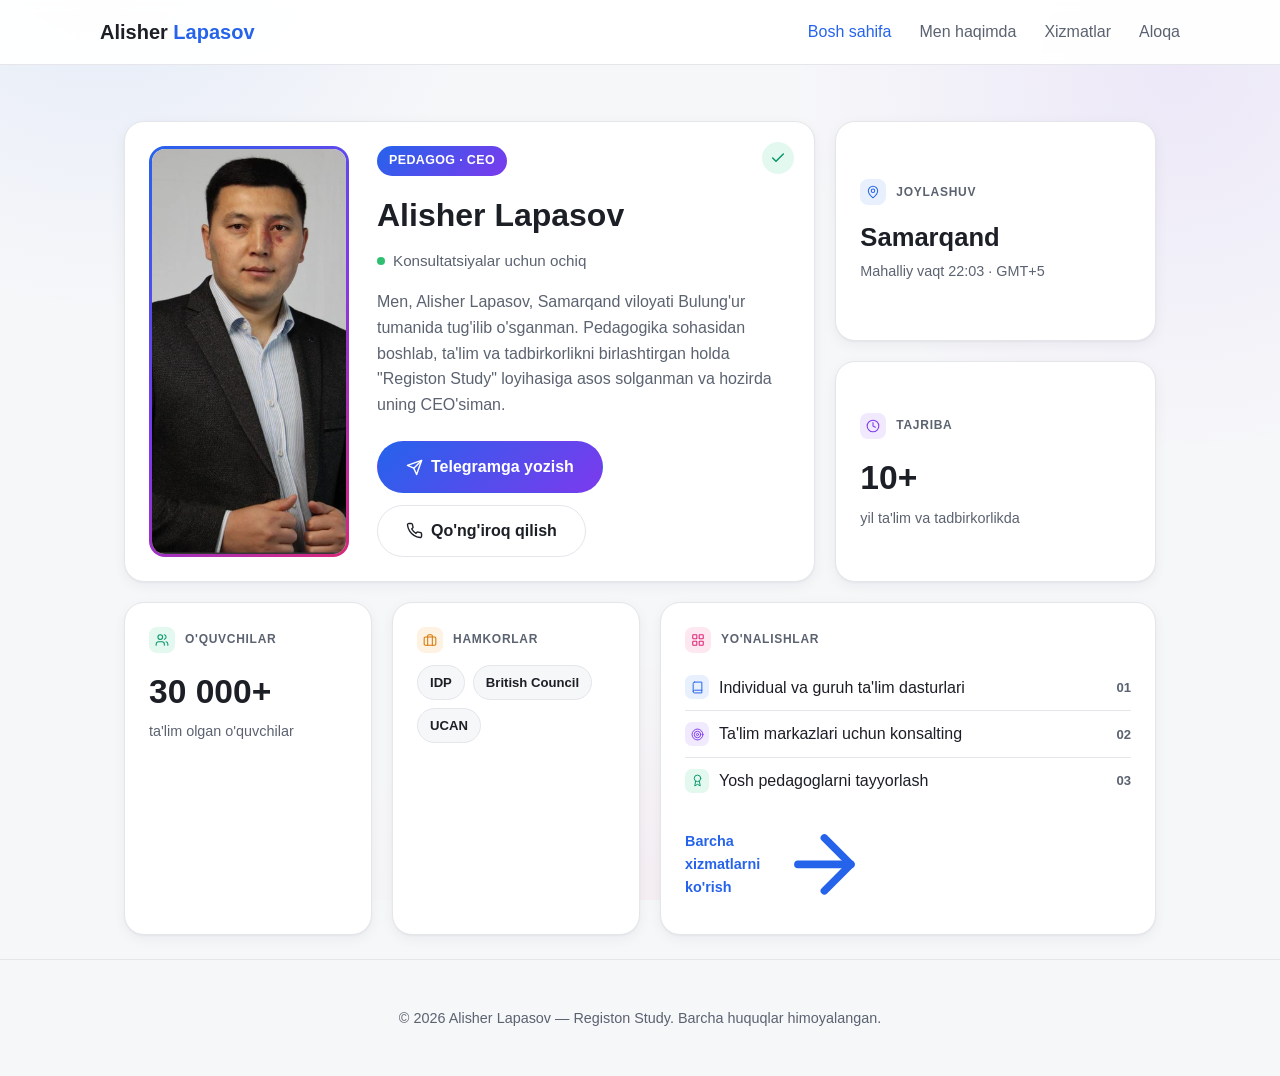
<file: index.html>
<!DOCTYPE html>
<html lang="uz">
<head>
  <meta charset="UTF-8" />
  <meta name="viewport" content="width=device-width, initial-scale=1.0" />
  <title>Alisher Lapasov — Registon Study</title>
  <meta name="description" content="Alisher Lapasov — Pedagogdan chiqqan CEO, Registon Study loyihasi asoschisi." />
  <link rel="stylesheet" href="css/style.css" />
</head>
<body>
  <header class="site-header">
    <nav class="container nav">
      <a class="brand" href="index.html">Alisher <span>Lapasov</span></a>
      <button class="nav-toggle" aria-label="Menyu">
        <svg class="icon" viewBox="0 0 24 24" fill="none" stroke="currentColor" stroke-width="2" stroke-linecap="round"><line x1="3" y1="6" x2="21" y2="6"/><line x1="3" y1="12" x2="21" y2="12"/><line x1="3" y1="18" x2="21" y2="18"/></svg>
      </button>
      <ul class="nav-links">
        <li><a href="index.html" class="active">Bosh sahifa</a></li>
        <li><a href="about.html">Men haqimda</a></li>
        <li><a href="services.html">Xizmatlar</a></li>
        <li><a href="contact.html">Aloqa</a></li>
      </ul>
    </nav>
  </header>

  <main>
    <section class="bento-section">
      <div class="container">
        <div class="bento-top">
          <div class="bento-card profile-card">
            <div class="verified-badge">
              <svg viewBox="0 0 24 24" fill="none" stroke="currentColor" stroke-width="2.2" stroke-linecap="round" stroke-linejoin="round"><polyline points="20 6 9 17 4 12"/></svg>
            </div>
            <div class="profile-photo">
              <img src="images/alisher-lapasov.webp" alt="Alisher Lapasov" />
            </div>
            <div class="profile-body">
              <span class="role-pill">Pedagog &middot; CEO</span>
              <h1>Alisher Lapasov</h1>
              <div class="status-line">
                <span class="status-dot"></span>
                Konsultatsiyalar uchun ochiq
              </div>
              <p class="bio">
                Men, Alisher Lapasov, Samarqand viloyati Bulung'ur tumanida tug'ilib o'sganman.
                Pedagogika sohasidan boshlab, ta'lim va tadbirkorlikni birlashtirgan holda
                "Registon Study" loyihasiga asos solganman va hozirda uning CEO'siman.
              </p>
              <div class="profile-actions">
                <a class="btn btn-primary" href="https://t.me/alisherlapasov" target="_blank" rel="noopener">
                  <svg viewBox="0 0 24 24" fill="none" stroke="currentColor" stroke-width="2" stroke-linecap="round" stroke-linejoin="round"><line x1="22" y1="2" x2="11" y2="13"/><polygon points="22 2 15 22 11 13 2 9 22 2"/></svg>
                  Telegramga yozish
                </a>
                <a class="btn btn-secondary" href="tel:+998770442700">
                  <svg viewBox="0 0 24 24" fill="none" stroke="currentColor" stroke-width="2" stroke-linecap="round" stroke-linejoin="round"><path d="M22 16.92v3a2 2 0 0 1-2.18 2 19.79 19.79 0 0 1-8.63-3.07 19.5 19.5 0 0 1-6-6 19.79 19.79 0 0 1-3.07-8.67A2 2 0 0 1 4.11 2h3a2 2 0 0 1 2 1.72c.127.96.361 1.903.7 2.81a2 2 0 0 1-.45 2.11L8.09 9.91a16 16 0 0 0 6 6l1.27-1.27a2 2 0 0 1 2.11-.45c.907.339 1.85.573 2.81.7A2 2 0 0 1 22 16.92z"/></svg>
                  Qo'ng'iroq qilish
                </a>
              </div>
            </div>
          </div>

          <div class="side-stack">
            <div class="bento-card">
              <div class="eyebrow-label">
                <span class="icon-wrap icon-blue">
                  <svg viewBox="0 0 24 24" fill="none" stroke="currentColor" stroke-width="1.8" stroke-linecap="round" stroke-linejoin="round"><path d="M20 10c0 6-8 12-8 12s-8-6-8-12a8 8 0 0 1 16 0z"/><circle cx="12" cy="10" r="3"/></svg>
                </span>
                Joylashuv
              </div>
              <div class="time-value">Samarqand</div>
              <div class="stat-desc">Mahalliy vaqt <span id="local-time">--:--</span> &middot; GMT+5</div>
            </div>

            <div class="bento-card">
              <div class="eyebrow-label">
                <span class="icon-wrap icon-purple">
                  <svg viewBox="0 0 24 24" fill="none" stroke="currentColor" stroke-width="1.8" stroke-linecap="round" stroke-linejoin="round"><circle cx="12" cy="12" r="10"/><polyline points="12 6 12 12 16 14"/></svg>
                </span>
                Tajriba
              </div>
              <div class="stat-value">10+</div>
              <div class="stat-desc">yil ta'lim va tadbirkorlikda</div>
            </div>
          </div>
        </div>

        <div class="bento-bottom">
          <div class="bento-card">
            <div class="eyebrow-label">
              <span class="icon-wrap icon-green">
                <svg viewBox="0 0 24 24" fill="none" stroke="currentColor" stroke-width="1.8" stroke-linecap="round" stroke-linejoin="round"><path d="M16 21v-2a4 4 0 0 0-4-4H6a4 4 0 0 0-4 4v2"/><circle cx="9" cy="7" r="4"/><path d="M22 21v-2a4 4 0 0 0-3-3.87"/><path d="M16 3.13a4 4 0 0 1 0 7.75"/></svg>
              </span>
              O'quvchilar
            </div>
            <div class="stat-value">30 000+</div>
            <div class="stat-desc">ta'lim olgan o'quvchilar</div>
          </div>

          <div class="bento-card">
            <div class="eyebrow-label">
              <span class="icon-wrap icon-amber">
                <svg viewBox="0 0 24 24" fill="none" stroke="currentColor" stroke-width="1.8" stroke-linecap="round" stroke-linejoin="round"><rect x="2" y="7" width="20" height="14" rx="2"/><path d="M16 21V5a2 2 0 0 0-2-2h-4a2 2 0 0 0-2 2v16"/></svg>
              </span>
              Hamkorlar
            </div>
            <div class="partner-chips">
              <span>IDP</span>
              <span>British Council</span>
              <span>UCAN</span>
            </div>
          </div>

          <div class="bento-card directions-card">
            <div class="eyebrow-label">
              <span class="icon-wrap icon-pink">
                <svg viewBox="0 0 24 24" fill="none" stroke="currentColor" stroke-width="1.8" stroke-linecap="round" stroke-linejoin="round"><rect x="3" y="3" width="7" height="7" rx="1"/><rect x="14" y="3" width="7" height="7" rx="1"/><rect x="3" y="14" width="7" height="7" rx="1"/><rect x="14" y="14" width="7" height="7" rx="1"/></svg>
              </span>
              Yo'nalishlar
            </div>
            <ul class="directions-list">
              <li>
                <span class="dir-text">
                  <span class="dir-icon icon-blue">
                    <svg viewBox="0 0 24 24" fill="none" stroke="currentColor" stroke-width="1.8" stroke-linecap="round" stroke-linejoin="round"><path d="M4 19.5A2.5 2.5 0 0 1 6.5 17H20"/><path d="M6.5 2H20v20H6.5A2.5 2.5 0 0 1 4 19.5v-15A2.5 2.5 0 0 1 6.5 2z"/></svg>
                  </span>
                  Individual va guruh ta'lim dasturlari
                </span>
                <span class="dir-num">01</span>
              </li>
              <li>
                <span class="dir-text">
                  <span class="dir-icon icon-purple">
                    <svg viewBox="0 0 24 24" fill="none" stroke="currentColor" stroke-width="1.8" stroke-linecap="round" stroke-linejoin="round"><circle cx="12" cy="12" r="10"/><circle cx="12" cy="12" r="6"/><circle cx="12" cy="12" r="2"/></svg>
                  </span>
                  Ta'lim markazlari uchun konsalting
                </span>
                <span class="dir-num">02</span>
              </li>
              <li>
                <span class="dir-text">
                  <span class="dir-icon icon-green">
                    <svg viewBox="0 0 24 24" fill="none" stroke="currentColor" stroke-width="1.8" stroke-linecap="round" stroke-linejoin="round"><circle cx="12" cy="8" r="6"/><path d="M15.5 13.5 17 22l-5-3-5 3 1.5-8.5"/></svg>
                  </span>
                  Yosh pedagoglarni tayyorlash
                </span>
                <span class="dir-num">03</span>
              </li>
            </ul>
            <a class="bento-more" href="services.html">
              Barcha xizmatlarni ko'rish
              <svg viewBox="0 0 24 24" fill="none" stroke="currentColor" stroke-width="2" stroke-linecap="round" stroke-linejoin="round"><line x1="5" y1="12" x2="19" y2="12"/><polyline points="12 5 19 12 12 19"/></svg>
            </a>
          </div>
        </div>
      </div>
    </section>
  </main>

  <footer class="site-footer">
    <div class="container">
      <p>&copy; 2026 Alisher Lapasov — Registon Study. Barcha huquqlar himoyalangan.</p>
    </div>
  </footer>

  <script src="js/script.js"></script>
</body>
</html>
</file>
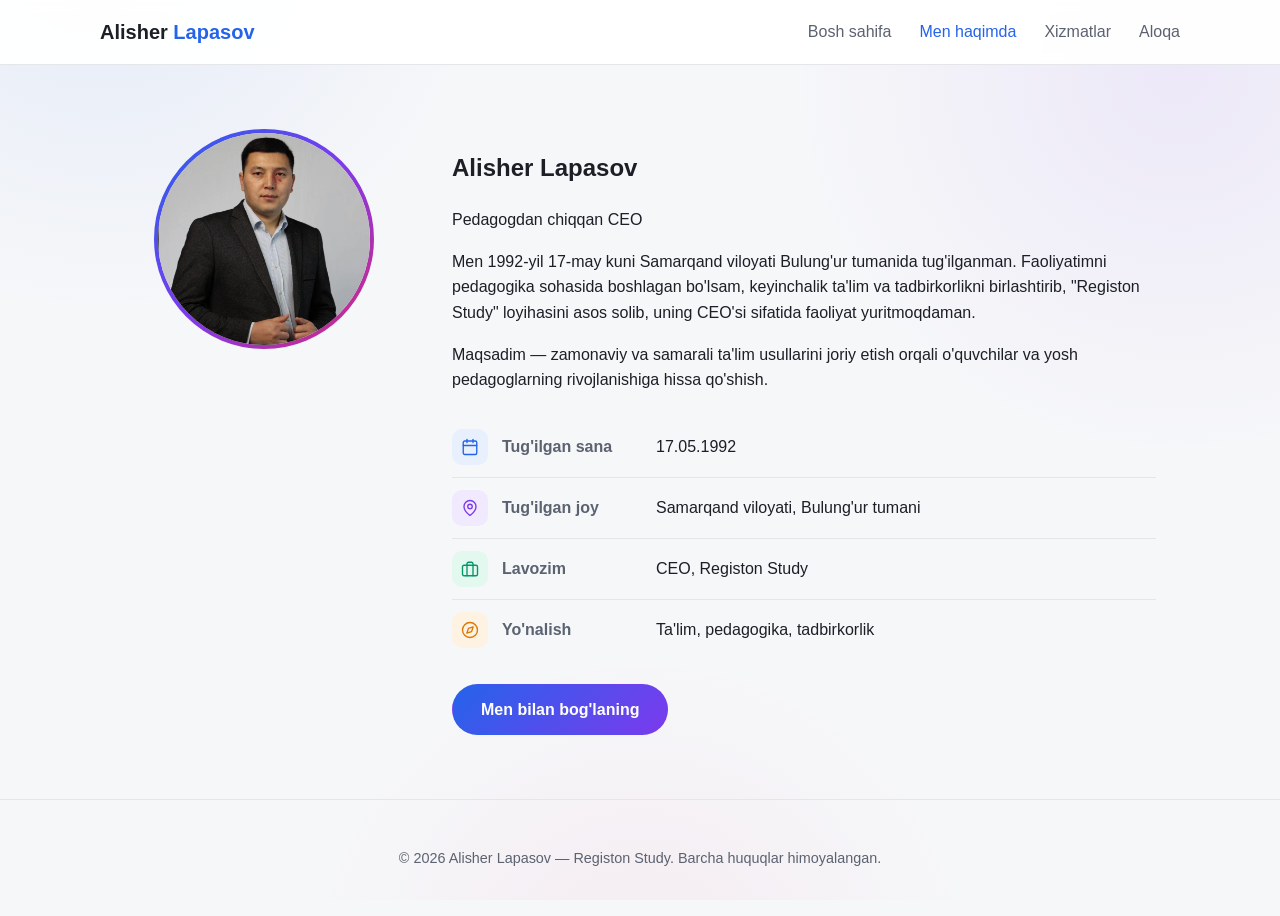
<file: about.html>
<!DOCTYPE html>
<html lang="uz">
<head>
  <meta charset="UTF-8" />
  <meta name="viewport" content="width=device-width, initial-scale=1.0" />
  <title>Men haqimda — Alisher Lapasov</title>
  <link rel="stylesheet" href="css/style.css" />
</head>
<body>
  <header class="site-header">
    <nav class="container nav">
      <a class="brand" href="index.html">Alisher <span>Lapasov</span></a>
      <button class="nav-toggle" aria-label="Menyu">
        <svg class="icon" viewBox="0 0 24 24" fill="none" stroke="currentColor" stroke-width="2" stroke-linecap="round"><line x1="3" y1="6" x2="21" y2="6"/><line x1="3" y1="12" x2="21" y2="12"/><line x1="3" y1="18" x2="21" y2="18"/></svg>
      </button>
      <ul class="nav-links">
        <li><a href="index.html">Bosh sahifa</a></li>
        <li><a href="about.html" class="active">Men haqimda</a></li>
        <li><a href="services.html">Xizmatlar</a></li>
        <li><a href="contact.html">Aloqa</a></li>
      </ul>
    </nav>
  </header>

  <main>
    <section>
      <div class="container about-grid">
        <div>
          <div class="avatar-circle">
            <img src="images/alisher-lapasov.webp" alt="Alisher Lapasov" />
          </div>
        </div>
        <div>
          <h1>Alisher Lapasov</h1>
          <p class="subtitle" style="margin-top:0;">Pedagogdan chiqqan CEO</p>
          <p>
            Men 1992-yil 17-may kuni Samarqand viloyati Bulung'ur tumanida tug'ilganman.
            Faoliyatimni pedagogika sohasida boshlagan bo'lsam, keyinchalik ta'lim va
            tadbirkorlikni birlashtirib, "Registon Study" loyihasini asos solib, uning
            CEO'si sifatida faoliyat yuritmoqdaman.
          </p>
          <p>
            Maqsadim — zamonaviy va samarali ta'lim usullarini joriy etish orqali
            o'quvchilar va yosh pedagoglarning rivojlanishiga hissa qo'shish.
          </p>

          <ul class="fact-list">
            <li>
              <span class="fact-icon-wrap icon-blue">
                <svg viewBox="0 0 24 24" fill="none" stroke="currentColor" stroke-width="1.8" stroke-linecap="round" stroke-linejoin="round"><rect x="3" y="4" width="18" height="18" rx="2"/><line x1="16" y1="2" x2="16" y2="6"/><line x1="8" y1="2" x2="8" y2="6"/><line x1="3" y1="10" x2="21" y2="10"/></svg>
              </span>
              <span class="fact-label">Tug'ilgan sana</span><span>17.05.1992</span>
            </li>
            <li>
              <span class="fact-icon-wrap icon-purple">
                <svg viewBox="0 0 24 24" fill="none" stroke="currentColor" stroke-width="1.8" stroke-linecap="round" stroke-linejoin="round"><path d="M20 10c0 6-8 12-8 12s-8-6-8-12a8 8 0 0 1 16 0z"/><circle cx="12" cy="10" r="3"/></svg>
              </span>
              <span class="fact-label">Tug'ilgan joy</span><span>Samarqand viloyati, Bulung'ur tumani</span>
            </li>
            <li>
              <span class="fact-icon-wrap icon-green">
                <svg viewBox="0 0 24 24" fill="none" stroke="currentColor" stroke-width="1.8" stroke-linecap="round" stroke-linejoin="round"><rect x="2" y="7" width="20" height="14" rx="2"/><path d="M16 21V5a2 2 0 0 0-2-2h-4a2 2 0 0 0-2 2v16"/></svg>
              </span>
              <span class="fact-label">Lavozim</span><span>CEO, Registon Study</span>
            </li>
            <li>
              <span class="fact-icon-wrap icon-amber">
                <svg viewBox="0 0 24 24" fill="none" stroke="currentColor" stroke-width="1.8" stroke-linecap="round" stroke-linejoin="round"><circle cx="12" cy="12" r="10"/><polygon points="16.24 7.76 14.12 14.12 7.76 16.24 9.88 9.88 16.24 7.76"/></svg>
              </span>
              <span class="fact-label">Yo'nalish</span><span>Ta'lim, pedagogika, tadbirkorlik</span>
            </li>
          </ul>

          <a class="btn btn-primary" href="contact.html">Men bilan bog'laning</a>
        </div>
      </div>
    </section>
  </main>

  <footer class="site-footer">
    <div class="container">
      <p>&copy; 2026 Alisher Lapasov — Registon Study. Barcha huquqlar himoyalangan.</p>
    </div>
  </footer>

  <script src="js/script.js"></script>
</body>
</html>
</file>
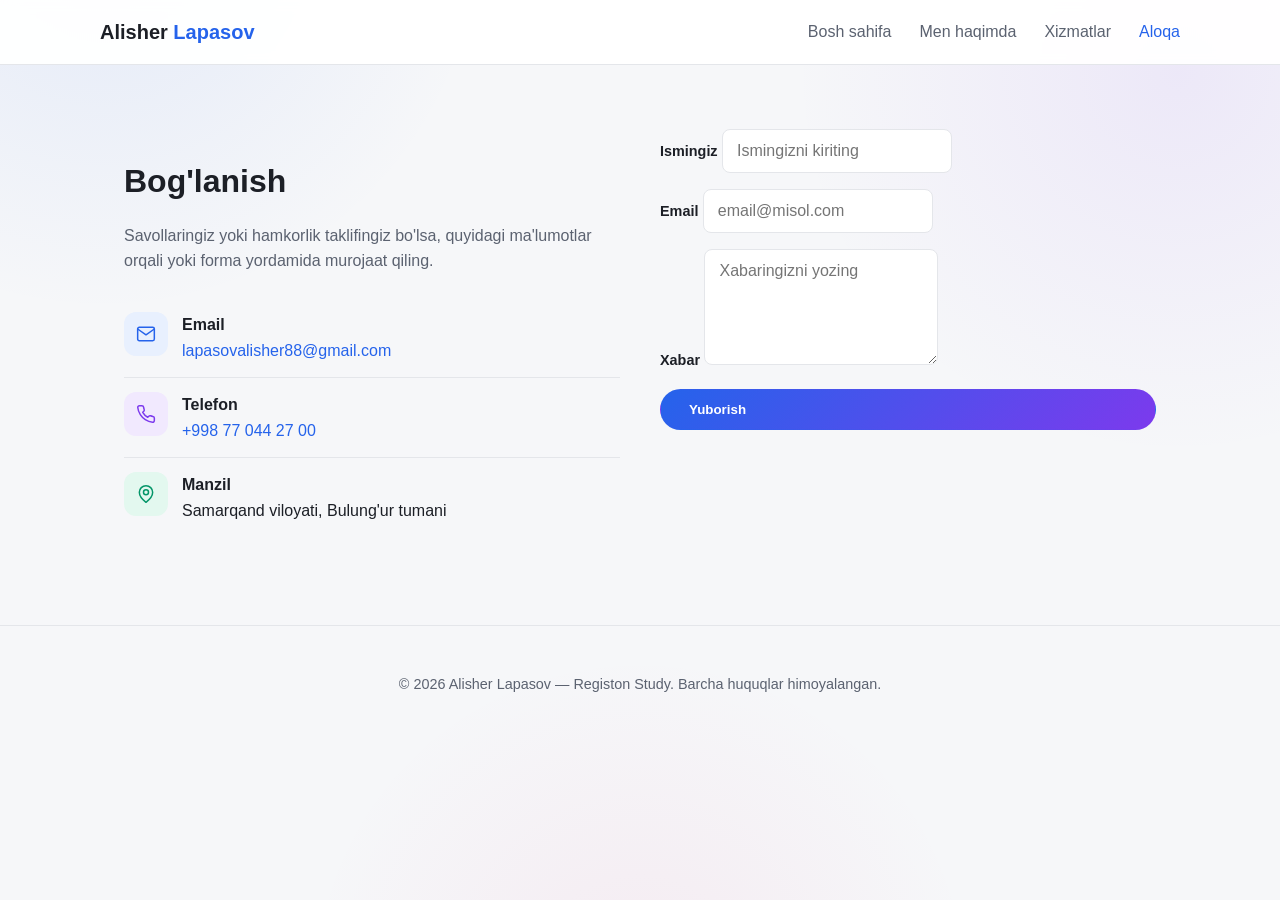
<file: contact.html>
<!DOCTYPE html>
<html lang="uz">
<head>
  <meta charset="UTF-8" />
  <meta name="viewport" content="width=device-width, initial-scale=1.0" />
  <title>Aloqa — Alisher Lapasov</title>
  <link rel="stylesheet" href="css/style.css" />
</head>
<body>
  <header class="site-header">
    <nav class="container nav">
      <a class="brand" href="index.html">Alisher <span>Lapasov</span></a>
      <button class="nav-toggle" aria-label="Menyu">
        <svg class="icon" viewBox="0 0 24 24" fill="none" stroke="currentColor" stroke-width="2" stroke-linecap="round"><line x1="3" y1="6" x2="21" y2="6"/><line x1="3" y1="12" x2="21" y2="12"/><line x1="3" y1="18" x2="21" y2="18"/></svg>
      </button>
      <ul class="nav-links">
        <li><a href="index.html">Bosh sahifa</a></li>
        <li><a href="about.html">Men haqimda</a></li>
        <li><a href="services.html">Xizmatlar</a></li>
        <li><a href="contact.html" class="active">Aloqa</a></li>
      </ul>
    </nav>
  </header>

  <main>
    <section>
      <div class="container contact-grid">
        <div>
          <h1 class="section-title" style="text-align:left;">Bog'lanish</h1>
          <p style="color:var(--text-muted);">
            Savollaringiz yoki hamkorlik taklifingiz bo'lsa, quyidagi ma'lumotlar orqali
            yoki forma yordamida murojaat qiling.
          </p>
          <ul class="contact-info-list">
            <li>
              <span class="contact-icon icon-blue">
                <svg viewBox="0 0 24 24" fill="none" stroke="currentColor" stroke-width="1.8" stroke-linecap="round" stroke-linejoin="round"><rect x="2" y="4" width="20" height="16" rx="2"/><path d="m22 6-10 7L2 6"/></svg>
              </span>
              <div>
                <strong>Email</strong><br />
                <a href="mailto:lapasovalisher88@gmail.com">lapasovalisher88@gmail.com</a>
              </div>
            </li>
            <li>
              <span class="contact-icon icon-purple">
                <svg viewBox="0 0 24 24" fill="none" stroke="currentColor" stroke-width="1.8" stroke-linecap="round" stroke-linejoin="round"><path d="M22 16.92v3a2 2 0 0 1-2.18 2 19.79 19.79 0 0 1-8.63-3.07 19.5 19.5 0 0 1-6-6 19.79 19.79 0 0 1-3.07-8.67A2 2 0 0 1 4.11 2h3a2 2 0 0 1 2 1.72c.127.96.361 1.903.7 2.81a2 2 0 0 1-.45 2.11L8.09 9.91a16 16 0 0 0 6 6l1.27-1.27a2 2 0 0 1 2.11-.45c.907.339 1.85.573 2.81.7A2 2 0 0 1 22 16.92z"/></svg>
              </span>
              <div>
                <strong>Telefon</strong><br />
                <a href="tel:+998770442700">+998 77 044 27 00</a>
              </div>
            </li>
            <li>
              <span class="contact-icon icon-green">
                <svg viewBox="0 0 24 24" fill="none" stroke="currentColor" stroke-width="1.8" stroke-linecap="round" stroke-linejoin="round"><path d="M20 10c0 6-8 12-8 12s-8-6-8-12a8 8 0 0 1 16 0z"/><circle cx="12" cy="10" r="3"/></svg>
              </span>
              <div>
                <strong>Manzil</strong><br />
                Samarqand viloyati, Bulung'ur tumani
              </div>
            </li>
          </ul>
        </div>

        <div>
          <form id="contact-form">
            <div>
              <label for="name">Ismingiz</label>
              <input type="text" id="name" name="name" placeholder="Ismingizni kiriting" required />
            </div>
            <div>
              <label for="email">Email</label>
              <input type="email" id="email" name="email" placeholder="email@misol.com" required />
            </div>
            <div>
              <label for="message">Xabar</label>
              <textarea id="message" name="message" rows="5" placeholder="Xabaringizni yozing" required></textarea>
            </div>
            <button type="submit" class="btn btn-primary">Yuborish</button>
            <p class="form-status" id="form-status"></p>
          </form>
        </div>
      </div>
    </section>
  </main>

  <footer class="site-footer">
    <div class="container">
      <p>&copy; 2026 Alisher Lapasov — Registon Study. Barcha huquqlar himoyalangan.</p>
    </div>
  </footer>

  <script src="js/script.js"></script>
</body>
</html>
</file>
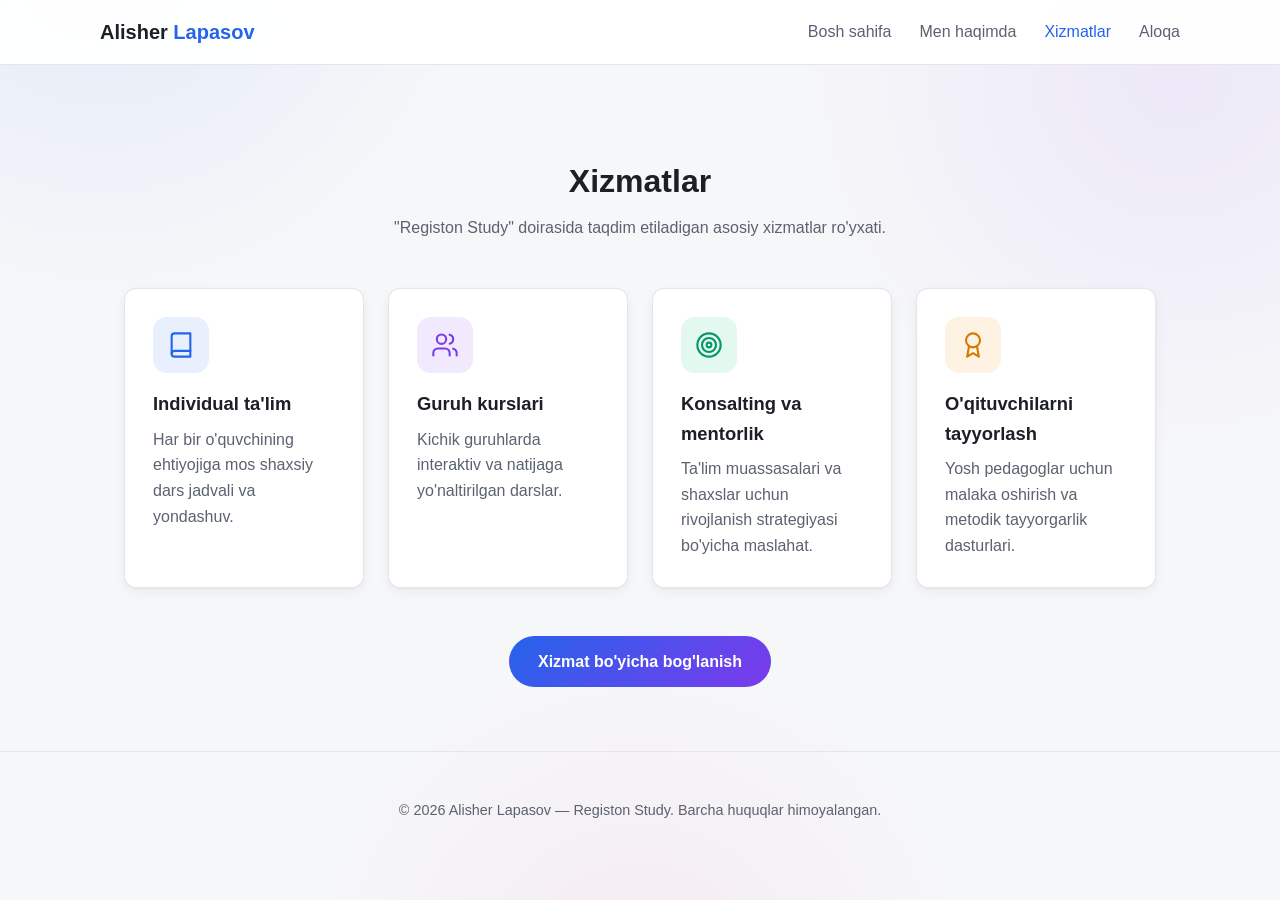
<file: services.html>
<!DOCTYPE html>
<html lang="uz">
<head>
  <meta charset="UTF-8" />
  <meta name="viewport" content="width=device-width, initial-scale=1.0" />
  <title>Xizmatlar — Alisher Lapasov</title>
  <link rel="stylesheet" href="css/style.css" />
</head>
<body>
  <header class="site-header">
    <nav class="container nav">
      <a class="brand" href="index.html">Alisher <span>Lapasov</span></a>
      <button class="nav-toggle" aria-label="Menyu">
        <svg class="icon" viewBox="0 0 24 24" fill="none" stroke="currentColor" stroke-width="2" stroke-linecap="round"><line x1="3" y1="6" x2="21" y2="6"/><line x1="3" y1="12" x2="21" y2="12"/><line x1="3" y1="18" x2="21" y2="18"/></svg>
      </button>
      <ul class="nav-links">
        <li><a href="index.html">Bosh sahifa</a></li>
        <li><a href="about.html">Men haqimda</a></li>
        <li><a href="services.html" class="active">Xizmatlar</a></li>
        <li><a href="contact.html">Aloqa</a></li>
      </ul>
    </nav>
  </header>

  <main>
    <section>
      <div class="container">
        <h1 class="section-title">Xizmatlar</h1>
        <p class="section-subtitle">
          "Registon Study" doirasida taqdim etiladigan asosiy xizmatlar ro'yxati.
        </p>
        <div class="grid">
          <div class="card">
            <div class="card-icon icon-blue">
              <svg viewBox="0 0 24 24" fill="none" stroke="currentColor" stroke-width="1.8" stroke-linecap="round" stroke-linejoin="round"><path d="M4 19.5A2.5 2.5 0 0 1 6.5 17H20"/><path d="M6.5 2H20v20H6.5A2.5 2.5 0 0 1 4 19.5v-15A2.5 2.5 0 0 1 6.5 2z"/></svg>
            </div>
            <h3>Individual ta'lim</h3>
            <p>Har bir o'quvchining ehtiyojiga mos shaxsiy dars jadvali va yondashuv.</p>
          </div>
          <div class="card">
            <div class="card-icon icon-purple">
              <svg viewBox="0 0 24 24" fill="none" stroke="currentColor" stroke-width="1.8" stroke-linecap="round" stroke-linejoin="round"><path d="M16 21v-2a4 4 0 0 0-4-4H6a4 4 0 0 0-4 4v2"/><circle cx="9" cy="7" r="4"/><path d="M22 21v-2a4 4 0 0 0-3-3.87"/><path d="M16 3.13a4 4 0 0 1 0 7.75"/></svg>
            </div>
            <h3>Guruh kurslari</h3>
            <p>Kichik guruhlarda interaktiv va natijaga yo'naltirilgan darslar.</p>
          </div>
          <div class="card">
            <div class="card-icon icon-green">
              <svg viewBox="0 0 24 24" fill="none" stroke="currentColor" stroke-width="1.8" stroke-linecap="round" stroke-linejoin="round"><circle cx="12" cy="12" r="10"/><circle cx="12" cy="12" r="6"/><circle cx="12" cy="12" r="2"/></svg>
            </div>
            <h3>Konsalting va mentorlik</h3>
            <p>Ta'lim muassasalari va shaxslar uchun rivojlanish strategiyasi bo'yicha maslahat.</p>
          </div>
          <div class="card">
            <div class="card-icon icon-amber">
              <svg viewBox="0 0 24 24" fill="none" stroke="currentColor" stroke-width="1.8" stroke-linecap="round" stroke-linejoin="round"><circle cx="12" cy="8" r="6"/><path d="M15.5 13.5 17 22l-5-3-5 3 1.5-8.5"/></svg>
            </div>
            <h3>O'qituvchilarni tayyorlash</h3>
            <p>Yosh pedagoglar uchun malaka oshirish va metodik tayyorgarlik dasturlari.</p>
          </div>
        </div>

        <div style="text-align:center; margin-top:48px;">
          <a class="btn btn-primary" href="contact.html">Xizmat bo'yicha bog'lanish</a>
        </div>
      </div>
    </section>
  </main>

  <footer class="site-footer">
    <div class="container">
      <p>&copy; 2026 Alisher Lapasov — Registon Study. Barcha huquqlar himoyalangan.</p>
    </div>
  </footer>

  <script src="js/script.js"></script>
</body>
</html>
</file>
<file: css/style.css>
:root {
  --bg: #ffffff;
  --bg-soft: #f6f7f9;
  --text: #1c1f26;
  --text-muted: #5b6270;
  --accent: #2563eb;
  --accent-soft: #e8f0fe;
  --border: #e4e6ea;
  --radius: 12px;
  --max-width: 1080px;

  --c-blue: #2563eb;
  --c-blue-soft: #e8f0fe;
  --c-purple: #7c3aed;
  --c-purple-soft: #f1e9fe;
  --c-green: #059669;
  --c-green-soft: #e3f8ef;
  --c-amber: #d97706;
  --c-amber-soft: #fef3e2;
  --c-pink: #db2777;
  --c-pink-soft: #fde8f1;
}

* {
  box-sizing: border-box;
}

html, body {
  margin: 0;
  padding: 0;
}

body {
  font-family: "Segoe UI", -apple-system, BlinkMacSystemFont, Roboto, Arial, sans-serif;
  background-color: var(--bg-soft);
  background-image:
    radial-gradient(640px circle at 8% -8%, rgba(37, 99, 235, 0.09), transparent 60%),
    radial-gradient(640px circle at 92% 8%, rgba(124, 58, 237, 0.08), transparent 60%),
    radial-gradient(560px circle at 50% 110%, rgba(219, 39, 119, 0.06), transparent 60%);
  background-attachment: fixed;
  color: var(--text);
  line-height: 1.6;
}

.icon-blue {
  background: var(--c-blue-soft) !important;
  color: var(--c-blue) !important;
}

.icon-purple {
  background: var(--c-purple-soft) !important;
  color: var(--c-purple) !important;
}

.icon-green {
  background: var(--c-green-soft) !important;
  color: var(--c-green) !important;
}

.icon-amber {
  background: var(--c-amber-soft) !important;
  color: var(--c-amber) !important;
}

.icon-pink {
  background: var(--c-pink-soft) !important;
  color: var(--c-pink) !important;
}

a {
  color: var(--accent);
  text-decoration: none;
}

img {
  max-width: 100%;
  display: block;
}

.container {
  max-width: var(--max-width);
  margin: 0 auto;
  padding: 0 24px;
}

/* Header / nav */
.site-header {
  border-bottom: 1px solid var(--border);
  position: sticky;
  top: 0;
  background: rgba(255, 255, 255, 0.95);
  backdrop-filter: blur(6px);
  z-index: 100;
}

.nav {
  display: flex;
  align-items: center;
  justify-content: space-between;
  padding: 16px 0;
}

.brand {
  font-weight: 700;
  font-size: 1.25rem;
  color: var(--text);
}

.brand span {
  color: var(--accent);
}

.nav-links {
  display: flex;
  gap: 28px;
  list-style: none;
  margin: 0;
  padding: 0;
}

.nav-links a {
  color: var(--text-muted);
  font-weight: 500;
  transition: color 0.2s;
}

.nav-links a:hover,
.nav-links a.active {
  color: var(--accent);
}

.nav-toggle {
  display: none;
  align-items: center;
  justify-content: center;
  background: none;
  border: none;
  cursor: pointer;
  color: var(--text);
  padding: 4px;
}

.icon {
  width: 22px;
  height: 22px;
  flex-shrink: 0;
}

/* Hero */
.hero {
  padding: 96px 0 72px;
  text-align: center;
}

.hero-eyebrow {
  display: inline-block;
  background: var(--accent-soft);
  color: var(--accent);
  font-weight: 600;
  font-size: 0.85rem;
  padding: 6px 14px;
  border-radius: 999px;
  margin-bottom: 20px;
}

.hero h1 {
  font-size: clamp(2.2rem, 5vw, 3.4rem);
  margin: 0 0 12px;
  letter-spacing: -0.02em;
}

.hero .subtitle {
  font-size: 1.25rem;
  color: var(--text-muted);
  margin-bottom: 32px;
}

.hero-actions {
  display: flex;
  gap: 16px;
  justify-content: center;
  flex-wrap: wrap;
}

.btn {
  display: inline-flex;
  align-items: center;
  gap: 8px;
  padding: 12px 28px;
  border-radius: 999px;
  font-weight: 600;
  border: 1px solid transparent;
  cursor: pointer;
  transition: transform 0.15s, box-shadow 0.15s;
}

.btn svg {
  width: 17px;
  height: 17px;
}

.btn-primary {
  background: linear-gradient(135deg, var(--c-blue), var(--c-purple));
  color: #fff;
}

.btn-secondary {
  background: var(--bg);
  color: var(--text);
  border-color: var(--border);
}

.btn:hover {
  transform: translateY(-2px);
  box-shadow: 0 8px 20px rgba(27, 108, 168, 0.15);
}

/* Bento dashboard */
.bento-section {
  padding: 56px 0 24px;
}

.bento-top {
  display: flex;
  gap: 20px;
  align-items: stretch;
}

.bento-card {
  background: var(--bg);
  border: 1px solid var(--border);
  border-radius: 20px;
  padding: 24px;
  box-shadow: 0 1px 2px rgba(16, 24, 40, 0.04), 0 4px 14px rgba(16, 24, 40, 0.05);
}

.profile-card {
  flex: 2;
  display: flex;
  gap: 28px;
  position: relative;
}

.verified-badge {
  position: absolute;
  top: 20px;
  right: 20px;
  width: 32px;
  height: 32px;
  border-radius: 50%;
  background: var(--c-green-soft);
  color: var(--c-green);
  display: flex;
  align-items: center;
  justify-content: center;
}

.verified-badge svg {
  width: 16px;
  height: 16px;
}

.profile-photo {
  width: 200px;
  flex-shrink: 0;
  border-radius: 16px;
  overflow: hidden;
  background: var(--accent-soft);
  border: 3px solid transparent;
  background-image: linear-gradient(var(--bg), var(--bg)), linear-gradient(135deg, var(--c-blue), var(--c-purple), var(--c-pink));
  background-origin: border-box;
  background-clip: padding-box, border-box;
}

.profile-photo img {
  width: 100%;
  height: 100%;
  object-fit: cover;
  display: block;
}

.profile-body {
  flex: 1;
  min-width: 0;
}

.role-pill {
  display: inline-block;
  background: linear-gradient(135deg, var(--c-blue), var(--c-purple));
  color: #fff;
  font-weight: 600;
  font-size: 0.78rem;
  padding: 5px 12px;
  border-radius: 999px;
  letter-spacing: 0.03em;
  text-transform: uppercase;
  margin-bottom: 14px;
}

.profile-body h1 {
  margin: 0 0 8px;
  font-size: 2rem;
}

.status-line {
  display: flex;
  align-items: center;
  gap: 8px;
  color: var(--text-muted);
  font-weight: 500;
  margin-bottom: 16px;
  font-size: 0.95rem;
}

.status-dot {
  width: 8px;
  height: 8px;
  border-radius: 50%;
  background: #2fbf71;
  flex-shrink: 0;
}

.profile-body .bio {
  color: var(--text-muted);
  margin-bottom: 24px;
}

.profile-actions {
  display: flex;
  gap: 12px;
  flex-wrap: wrap;
}

.side-stack {
  flex: 1;
  display: flex;
  flex-direction: column;
  gap: 20px;
}

.side-stack .bento-card {
  flex: 1;
  display: flex;
  flex-direction: column;
  justify-content: center;
}

.eyebrow-label {
  display: flex;
  align-items: center;
  gap: 10px;
  font-size: 0.75rem;
  font-weight: 700;
  letter-spacing: 0.06em;
  color: var(--text-muted);
  text-transform: uppercase;
  margin-bottom: 12px;
}

.eyebrow-label .icon-wrap {
  width: 26px;
  height: 26px;
  border-radius: 8px;
  background: var(--accent-soft);
  color: var(--accent);
  display: flex;
  align-items: center;
  justify-content: center;
  flex-shrink: 0;
}

.eyebrow-label .icon-wrap svg {
  width: 14px;
  height: 14px;
}

.time-value {
  font-size: 1.6rem;
  font-weight: 700;
  margin-bottom: 2px;
}

.stat-value {
  font-size: 2.1rem;
  font-weight: 700;
  margin-bottom: 2px;
}

.stat-desc {
  color: var(--text-muted);
  font-size: 0.9rem;
}

.bento-bottom {
  display: grid;
  grid-template-columns: 1fr 1fr 2fr;
  gap: 20px;
  margin-top: 20px;
}

.partner-chips {
  display: flex;
  flex-wrap: wrap;
  gap: 8px;
  margin-top: 4px;
}

.partner-chips span {
  background: var(--bg-soft);
  border: 1px solid var(--border);
  padding: 6px 12px;
  border-radius: 999px;
  font-size: 0.82rem;
  font-weight: 600;
  color: var(--text);
}

.directions-list {
  list-style: none;
  margin: 4px 0 0;
  padding: 0;
}

.directions-list li {
  display: flex;
  align-items: center;
  justify-content: space-between;
  gap: 12px;
  padding: 10px 0;
  border-bottom: 1px solid var(--border);
}

.directions-list li:last-child {
  border-bottom: none;
}

.dir-text {
  display: flex;
  align-items: center;
  gap: 10px;
  font-weight: 500;
}

.dir-icon {
  width: 24px;
  height: 24px;
  border-radius: 7px;
  background: var(--accent-soft);
  color: var(--accent);
  display: flex;
  align-items: center;
  justify-content: center;
  flex-shrink: 0;
}

.dir-icon svg {
  width: 13px;
  height: 13px;
}

.dir-num {
  color: var(--text-muted);
  font-weight: 700;
  font-size: 0.82rem;
  flex-shrink: 0;
}

.bento-more {
  display: inline-flex;
  align-items: center;
  gap: 6px;
  margin-top: 16px;
  font-weight: 600;
  font-size: 0.9rem;
}

@media (max-width: 900px) {
  .bento-top {
    flex-direction: column;
  }

  .bento-bottom {
    grid-template-columns: 1fr 1fr;
  }

  .directions-card {
    grid-column: span 2;
  }
}

@media (max-width: 600px) {
  .profile-card {
    flex-direction: column;
  }

  .profile-photo {
    width: 100%;
    height: 220px;
  }

  .bento-bottom {
    grid-template-columns: 1fr;
  }

  .directions-card {
    grid-column: span 1;
  }
}

/* Sections */
section {
  padding: 64px 0;
}

.section-title {
  font-size: 2rem;
  margin-bottom: 8px;
  text-align: center;
}

.section-subtitle {
  text-align: center;
  color: var(--text-muted);
  max-width: 640px;
  margin: 0 auto 48px;
}

/* Cards grid */
.grid {
  display: grid;
  grid-template-columns: repeat(auto-fit, minmax(240px, 1fr));
  gap: 24px;
}

.card {
  background: var(--bg);
  border: 1px solid var(--border);
  border-radius: var(--radius);
  padding: 28px;
  box-shadow: 0 1px 2px rgba(16, 24, 40, 0.04), 0 4px 12px rgba(16, 24, 40, 0.05);
  transition: box-shadow 0.2s, transform 0.2s;
}

.card:hover {
  box-shadow: 0 16px 32px rgba(16, 24, 40, 0.09);
  transform: translateY(-3px);
}

.card-icon {
  width: 56px;
  height: 56px;
  border-radius: 14px;
  background: var(--accent-soft);
  color: var(--accent);
  display: flex;
  align-items: center;
  justify-content: center;
  margin-bottom: 16px;
}

.card-icon svg {
  width: 28px;
  height: 28px;
}

.card h3 {
  margin: 0 0 8px;
  font-size: 1.15rem;
}

.card p {
  color: var(--text-muted);
  margin: 0;
}

/* About page */
.about-grid {
  display: grid;
  grid-template-columns: 280px 1fr;
  gap: 48px;
  align-items: start;
}

.avatar-circle {
  width: 220px;
  height: 220px;
  border-radius: 50%;
  background: var(--accent-soft);
  color: var(--accent);
  display: flex;
  align-items: center;
  justify-content: center;
  font-size: 4rem;
  font-weight: 700;
  margin: 0 auto;
  overflow: hidden;
  border: 4px solid transparent;
  background-image: linear-gradient(var(--bg), var(--bg)), linear-gradient(135deg, var(--c-blue), var(--c-purple), var(--c-pink));
  background-origin: border-box;
  background-clip: padding-box, border-box;
}

.avatar-circle img {
  width: 100%;
  height: 100%;
  object-fit: cover;
}

.hero-photo {
  width: 160px;
  height: 160px;
  border-radius: 50%;
  object-fit: cover;
  margin: 0 auto 24px;
  border: 3px solid var(--accent-soft);
}

.fact-list {
  list-style: none;
  padding: 0;
  margin: 24px 0;
}

.fact-list li {
  display: flex;
  align-items: center;
  gap: 14px;
  padding: 12px 0;
  border-bottom: 1px solid var(--border);
}

.fact-list li:last-child {
  border-bottom: none;
}

.fact-icon-wrap {
  width: 36px;
  height: 36px;
  border-radius: 10px;
  background: var(--accent-soft);
  color: var(--accent);
  display: flex;
  align-items: center;
  justify-content: center;
  flex-shrink: 0;
}

.fact-icon-wrap svg {
  width: 18px;
  height: 18px;
}

.fact-label {
  color: var(--text-muted);
  min-width: 140px;
  font-weight: 600;
}

/* Contact */
.contact-grid {
  display: grid;
  grid-template-columns: 1fr 1fr;
  gap: 40px;
}

.contact-info-list {
  list-style: none;
  padding: 0;
  margin: 24px 0;
}

.contact-info-list li {
  display: flex;
  gap: 14px;
  align-items: flex-start;
  padding: 14px 0;
  border-bottom: 1px solid var(--border);
}

.contact-info-list li:last-child {
  border-bottom: none;
}

.contact-icon {
  width: 44px;
  height: 44px;
  border-radius: 12px;
  background: var(--accent-soft);
  color: var(--accent);
  display: flex;
  align-items: center;
  justify-content: center;
  flex-shrink: 0;
}

.contact-icon svg {
  width: 20px;
  height: 20px;
}

form {
  display: flex;
  flex-direction: column;
  gap: 16px;
}

label {
  font-weight: 600;
  font-size: 0.9rem;
}

input,
textarea {
  padding: 12px 14px;
  border: 1px solid var(--border);
  border-radius: 8px;
  font-size: 1rem;
  font-family: inherit;
  background: var(--bg);
  color: var(--text);
}

input:focus,
textarea:focus {
  outline: none;
  border-color: var(--accent);
}

.form-status {
  font-size: 0.9rem;
  color: var(--accent);
  min-height: 20px;
}

/* Footer */
.site-footer {
  border-top: 1px solid var(--border);
  padding: 32px 0;
  text-align: center;
  color: var(--text-muted);
  font-size: 0.9rem;
}

/* Responsive */
@media (max-width: 760px) {
  .nav-links {
    position: absolute;
    top: 100%;
    left: 0;
    right: 0;
    background: var(--bg);
    flex-direction: column;
    padding: 16px 24px;
    border-bottom: 1px solid var(--border);
    display: none;
  }

  .nav-links.open {
    display: flex;
  }

  .nav-toggle {
    display: block;
  }

  .about-grid,
  .contact-grid {
    grid-template-columns: 1fr;
  }
}
</file>
